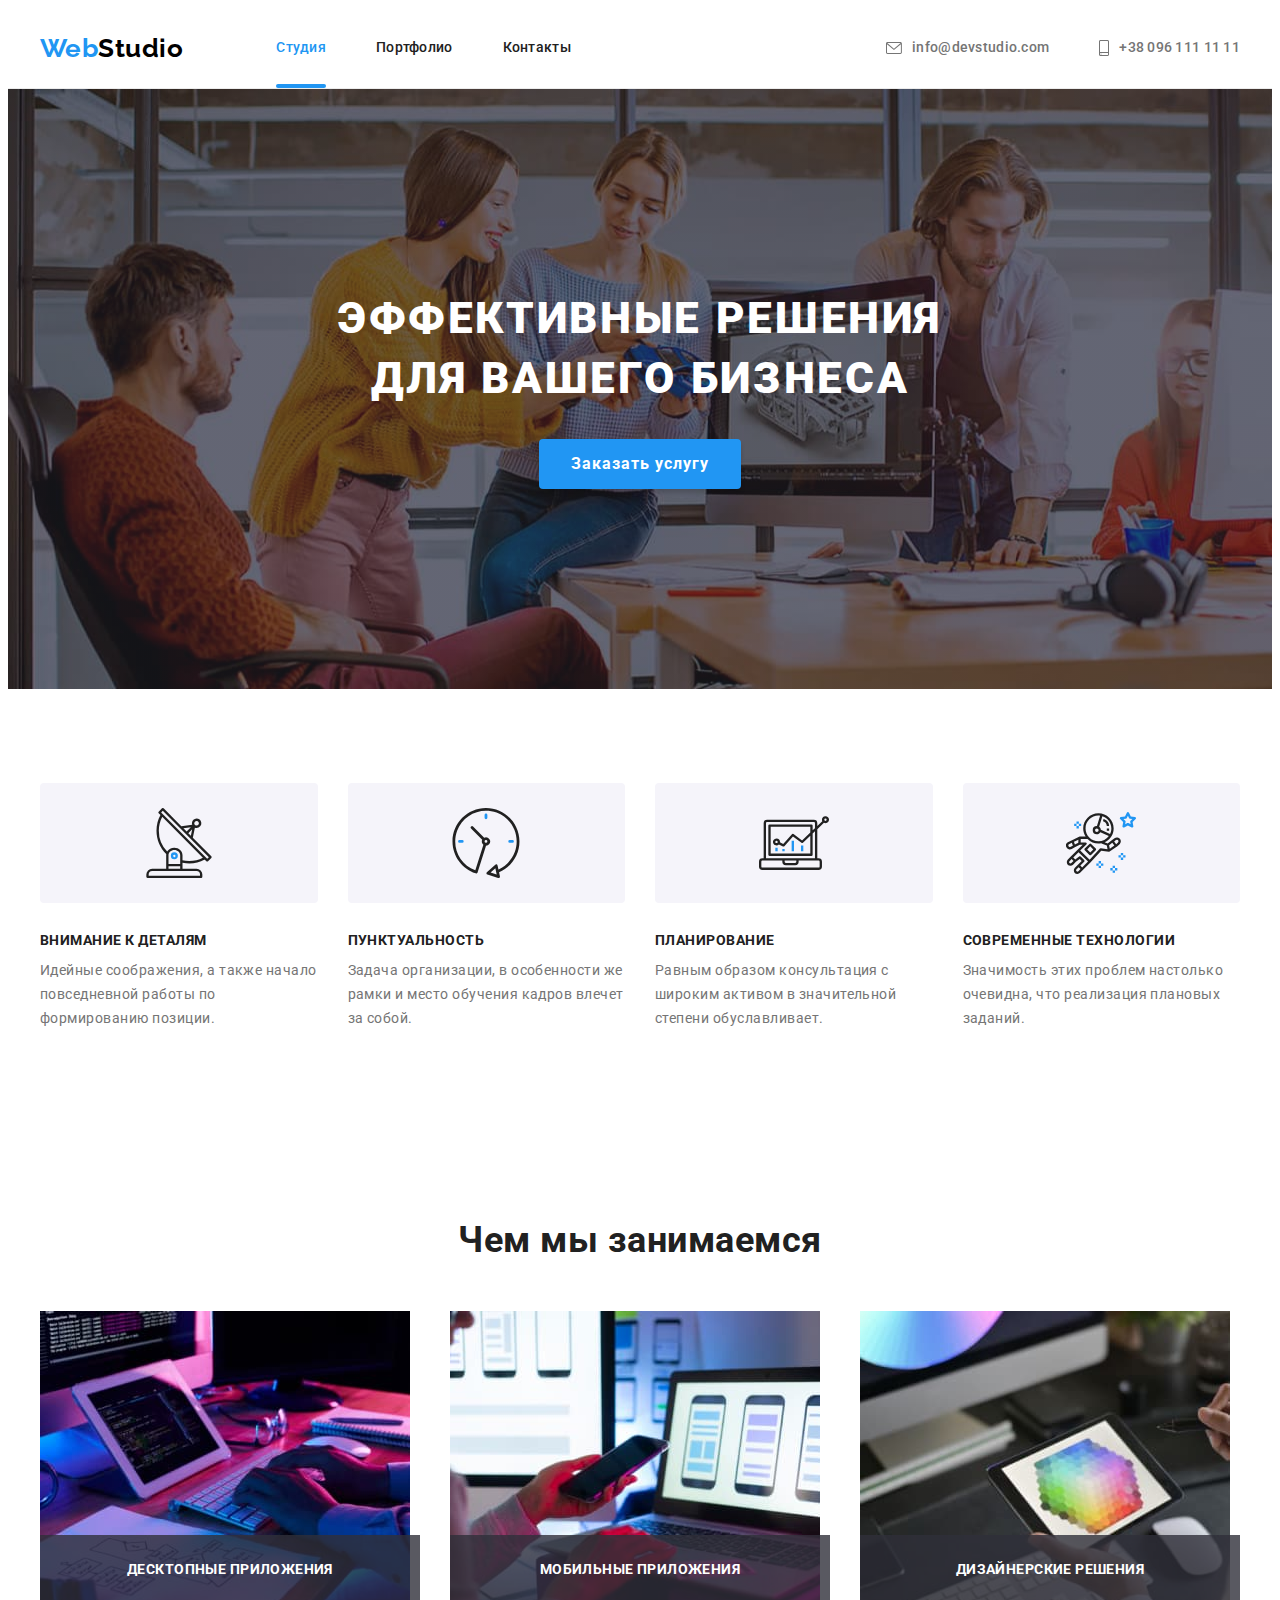
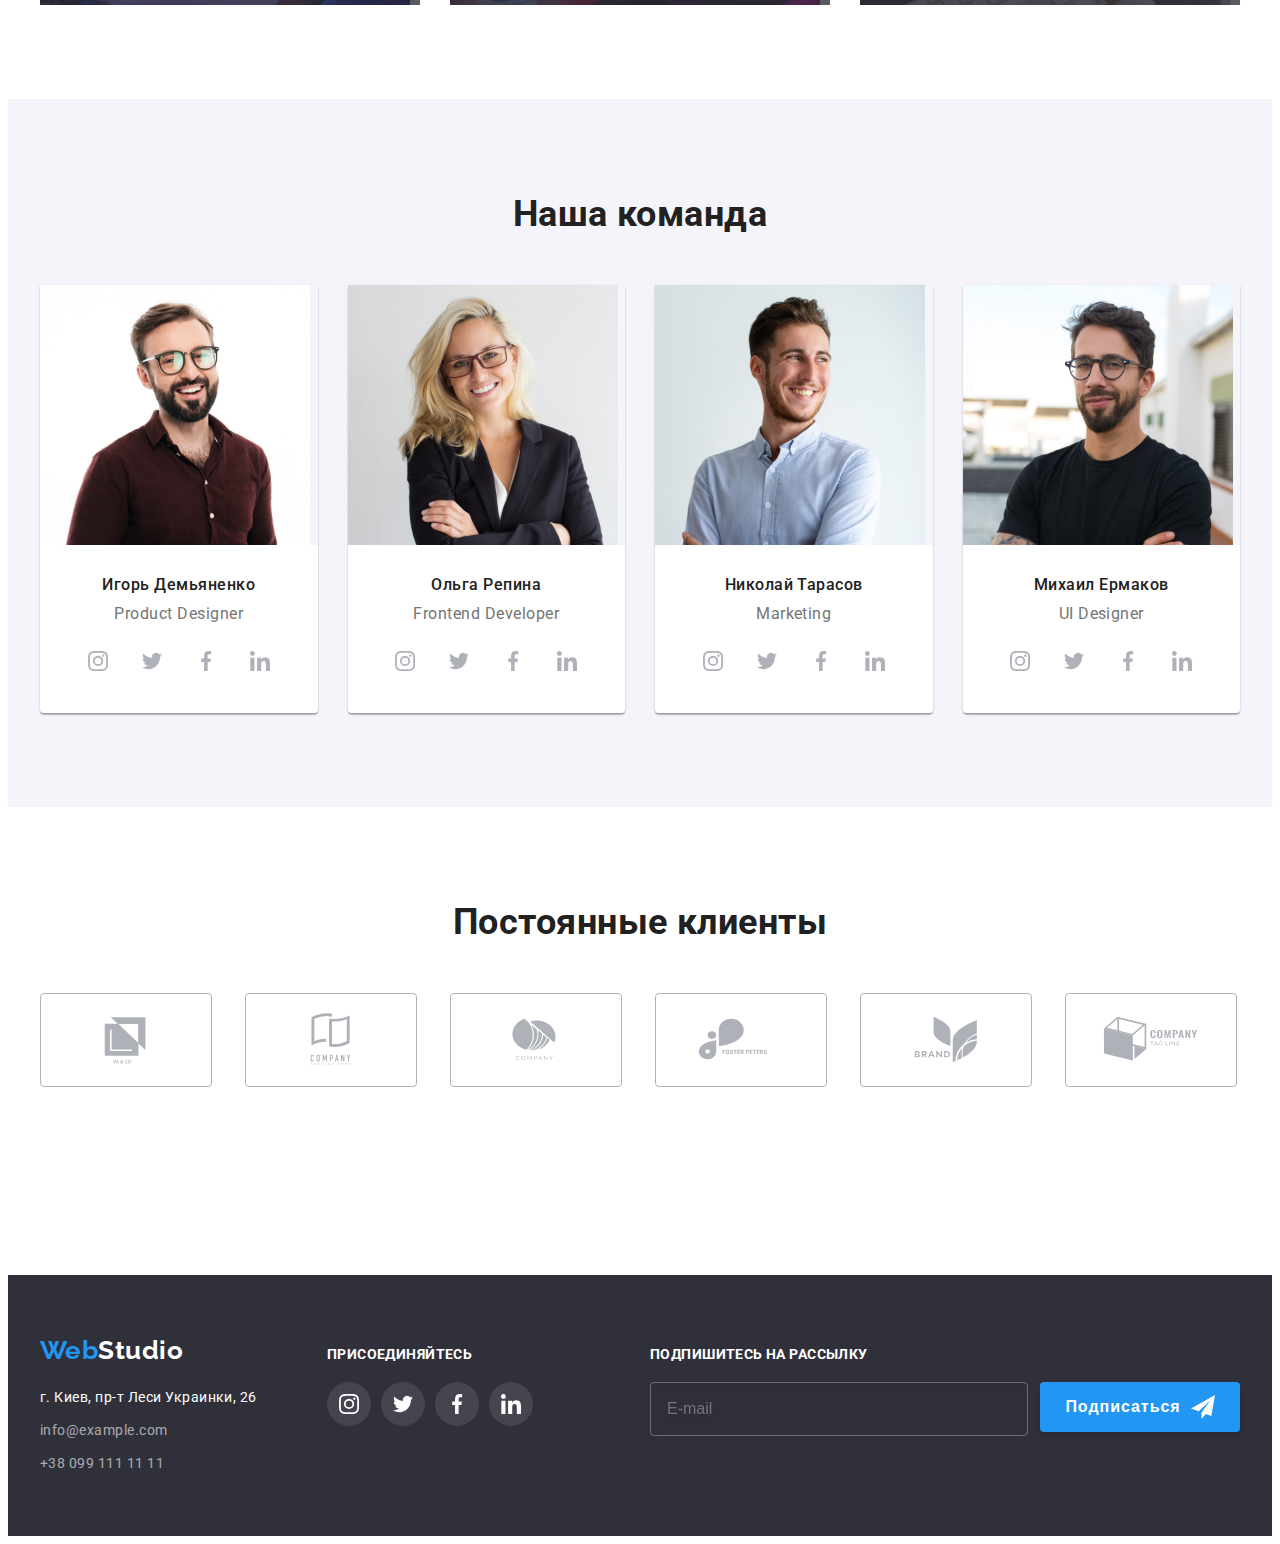
<file: index.html>
<!DOCTYPE html>
<html lang="ru">

<head>
    <meta charset="UTF-8">
    <meta http-equiv="X-UA-Compatible" content="IE=edge">
    <meta name="viewport" content="width=device-width, initial-scale=1.0">
    <link rel="preconnect" href="https://fonts.googleapis.com">
    <link rel="preconnect" href="https://fonts.gstatic.com" crossorigin>
    <link
        href="https://fonts.googleapis.com/css2?family=Raleway:wght@700&family=Roboto:wght@400;500;700;900&display=swap"
        rel="stylesheet">
    <link rel="stylesheet" href="https://cdnjs.cloudflare.com/ajax/libs/modern-normalize/1.1.0/modern-normalize.min.css"
        integrity="sha512-wpPYUAdjBVSE4KJnH1VR1HeZfpl1ub8YT/NKx4PuQ5NmX2tKuGu6U/JRp5y+Y8XG2tV+wKQpNHVUX03MfMFn9Q=="
        crossorigin="anonymous" referrerpolicy="no-referrer" />
    <link rel="stylesheet" href="./css/styles.css">
    <title>WebStudio</title>
</head>

<body>

    <!-- Шапка сайту -->
    <header class="main-header">
        <div class="container nav-header">
            <nav class="main-nav">
                <a href="./" lang="en" class="logo decoration margin-logo"><span class="accent">Web</span>Studio</a>
                <ul class="site-nav list">
                    <li class="item"><a href="./index.html" class="link current decoration">Студия</a></li>
                    <li class="item"><a href="./portfolio.html" class="link decoration">Портфолио</a></li>
                    <li class="item"><a href="" class="link decoration">Контакты</a></li>
                </ul>
            </nav>
            <ul class="contact-nav list">
                <li class="item">
                    <a href="mailto:info@devstudio.com" class="link decoration">
                        <svg width="16" height="12" class="contact-icon">
                            <use href="./images/icons.svg#envelope"></use>
                        </svg>
                        info@devstudio.com
                    </a>
                </li>
                <li class="item">
                    <a href="tel:+380961111111" class="link decoration">
                        <svg width="10" height="16" class="contact-icon">
                            <use href="./images/icons.svg#smartphone"></use>
                        </svg>
                        +38 096 111 11 11
                    </a>
                </li>
            </ul>
        </div>
    </header>

    <main>
        <!-- Герой -->
        <section class="hero">
            <div class="container">
                <h1 class="hero-title">Эффективные решения для вашего бизнеса</h1>
                <button type="button" class="btn primari" data-modal-open>Заказать услугу</button>
            </div>
        </section>

        <!-- Основна частина -->
        <section class="section no-padding">
            <div class="container">
                <h2 style="display: none;" class="section-title none">Преимущества</h2>
                <ul class="section-items list no-margin">
                    <li class="item block">
                        <div class="icon-thumb">
                            <svg width="70" height="70">
                                <use href="./images/icons.svg#antenna"></use>
                            </svg>
                        </div>
                        <h3 class="title">Внимание к деталям</h3>
                        <p class="text">Идейные соображения, а также начало повседневной работы по формированию позиции.
                        </p>
                    </li>
                    <li class="item block">
                        <div class="icon-thumb">
                            <svg width="70" height="70">
                                <use href="./images/icons.svg#clock"></use>
                            </svg>
                        </div>
                        <h3 class="title">Пунктуальность</h3>
                        <p class="text">Задача организации, в особенности же рамки и место обучения кадров влечет за
                            собой.
                        </p>
                    </li>
                    <li class="item block">
                        <div class="icon-thumb">
                            <svg width="70" height="70">
                                <use href="./images/icons.svg#diagram"></use>
                            </svg>
                        </div>
                        <h3 class="title">Планирование</h3>
                        <p class="text">Равным образом консультация с широким активом в значительной степени
                            обуславливает.
                        </p>
                    </li>
                    <li class="item block">
                        <div class="icon-thumb">
                            <svg width="70" height="70">
                                <use href="./images/icons.svg#astronaut"></use>
                            </svg>
                        </div>
                        <h3 class="title">Современные технологии</h3>
                        <p class="text">Значимость этих проблем настолько очевидна, что реализация плановых заданий.</p>
                    </li>
                </ul>
            </div>
        </section>
        <section class="section">
            <section class="section">
                <div class="container">
                    <h2 class="section-title">Чем мы занимаемся</h2>
                    <ul class="section-items list">
                        <li class="item"><a href="">
                            <img src="./images/box-1.jpg" alt="Набирає команду" width="370"></a>
                                <h3 class="practic__img-title">Десктопные приложения</h3>
                        </li>
                        <li class="item"><a href="">
                            <img src="./images/box-2.jpg" alt="Переглядає дизайн" width="370"></a>
                                <h3 class="practic__img-title">Мобильные приложения</h3>
                        </li>
                        <li class="item"><a href="">
                            <img src="./images/box-3.jpg" alt="Розглядає палітру кольорів" width="370"></a>
                                <h3 class="practic__img-title">Дизайнерские решения</h3>
                        </li>
                    </ul>
                </div>
            </section>
        <!-- Команда -->
        <section class="section bg-color">
            <div class="container">
                <h2 class="section-title">Наша команда</h2>
                <ul class="section-items list shadow">
                    <li class="item block">
                        <div class="card-thumb">
                            <img src="./images/team-card-1.jpg" alt="чоловік" width="270">
                        </div>
                        <div class="card-content">
                            <h3 class="name">Игорь Демьяненко</h3>
                            <p class="text desc">Product Designer</p>
                            <ul class="icon-social list">
                                <li class="item">
                                    <a href="https://www.instagram.com" target="_blank" rel="noopener noreferrer"
                                        class="social-link">
                                        <svg width="20" height="20" class="icon">
                                            <use href="./images/icons.svg#instagram"></use>
                                        </svg>
                                    </a>
                                </li>
                                <li class="item">
                                    <a href="https://twitter.com" target="_blank" rel="noopener noreferrer"
                                        class="social-link">
                                        <svg width="20" height="20" class="icon">
                                            <use href="./images/icons.svg#twitter"></use>
                                        </svg>
                                    </a>
                                </li>
                                <li class="item">
                                    <a href="https://facebook.com" target="_blank" rel="noopener noreferrer"
                                        class="social-link">
                                        <svg width="20" height="20" class="icon">
                                            <use href="./images/icons.svg#facebook"></use>
                                        </svg>
                                    </a>
                                </li>
                                <li class="item">
                                    <a href="https://www.linkedin.com" target="_blank" rel="noopener noreferrer"
                                        class="social-link">
                                        <svg width="20" height="20" class="icon">
                                            <use href="./images/icons.svg#linkedin"></use>
                                        </svg>
                                    </a>
                                </li>
                            </ul>
                        </div>
                    </li>
                    <li class="item block">
                        <div class="card-thumb">
                            <img src="./images/team-card-2.jpg" alt="жінка" width="270">
                        </div>
                        <div class="card-content">
                            <h3 class="name">Ольга Репина</h3>
                            <p class="text desc">Frontend Developer</p>
                            <ul class="icon-social list">
                                <li class="item">
                                    <a href="https://www.instagram.com" target="_blank" rel="noopener noreferrer"
                                        class="social-link">
                                        <svg width="20" height="20" class="icon">
                                            <use href="./images/icons.svg#instagram"></use>
                                        </svg>
                                    </a>
                                </li>
                                <li class="item">
                                    <a href="https://twitter.com" target="_blank" rel="noopener noreferrer"
                                        class="social-link">
                                        <svg width="20" height="20" class="icon">
                                            <use href="./images/icons.svg#twitter"></use>
                                        </svg>
                                    </a>
                                </li>
                                <li class="item">
                                    <a href="https://facebook.com" target="_blank" rel="noopener noreferrer"
                                        class="social-link">
                                        <svg width="20" height="20" class="icon">
                                            <use href="./images/icons.svg#facebook"></use>
                                        </svg>
                                    </a>
                                </li>
                                <li class="item">
                                    <a href="https://www.linkedin.com" target="_blank" rel="noopener noreferrer"
                                        class="social-link">
                                        <svg width="20" height="20" class="icon">
                                            <use href="./images/icons.svg#linkedin"></use>
                                        </svg>
                                    </a>
                                </li>
                            </ul>
                        </div>
                    </li>
                    <li class="item block">
                        <div class="card-thumb">
                            <img src="./images/team-card-3.jpg" alt="чоловік" width="270">
                        </div>
                        <div class="card-content">
                            <h3 class="name">Николай Тарасов</h3>
                            <p class="text desc">Marketing</p>
                            <ul class="icon-social list">
                                <li class="item">
                                    <a href="https://www.instagram.com" target="_blank" rel="noopener noreferrer"
                                        class="social-link">
                                        <svg width="20" height="20" class="icon">
                                            <use href="./images/icons.svg#instagram"></use>
                                        </svg>
                                    </a>
                                </li>
                                <li class="item">
                                    <a href="https://twitter.com" target="_blank" rel="noopener noreferrer"
                                        class="social-link">
                                        <svg width="20" height="20" class="icon">
                                            <use href="./images/icons.svg#twitter"></use>
                                        </svg>
                                    </a>
                                </li>
                                <li class="item">
                                    <a href="https://facebook.com" target="_blank" rel="noopener noreferrer"
                                        class="social-link">
                                        <svg width="20" height="20" class="icon">
                                            <use href="./images/icons.svg#facebook"></use>
                                        </svg>
                                    </a>
                                </li>
                                <li class="item">
                                    <a href="https://www.linkedin.com" target="_blank" rel="noopener noreferrer"
                                        class="social-link">
                                        <svg width="20" height="20" class="icon">
                                            <use href="./images/icons.svg#linkedin"></use>
                                        </svg>
                                    </a>
                                </li>
                            </ul>
                        </div>
                    </li>
                    <li class="item block">
                        <div class="card-thumb">
                            <img src="./images/team-card-4.jpg" alt="чоловік" width="270">
                        </div>
                        <div class="card-content">
                            <h3 class="name">Михаил Ермаков</h3>
                            <p class="text desc">UI Designer</p>
                            <ul class="icon-social list">
                                <li class="item">
                                    <a href="https://www.instagram.com" target="_blank" rel="noopener noreferrer"
                                        class="social-link">
                                        <svg width="20" height="20" class="icon">
                                            <use href="./images/icons.svg#instagram"></use>
                                        </svg>
                                    </a>
                                </li>
                                <li class="item">
                                    <a href="https://twitter.com" target="_blank" rel="noopener noreferrer"
                                        class="social-link">
                                        <svg width="20" height="20" class="icon">
                                            <use href="./images/icons.svg#twitter"></use>
                                        </svg>
                                    </a>
                                </li>
                                <li class="item">
                                    <a href="https://facebook.com" target="_blank" rel="noopener noreferrer"
                                        class="social-link">
                                        <svg width="20" height="20" class="icon">
                                            <use href="./images/icons.svg#facebook"></use>
                                        </svg>
                                    </a>
                                </li>
                                <li class="item">
                                    <a href="https://www.linkedin.com" target="_blank" rel="noopener noreferrer"
                                        class="social-link">
                                        <svg width="20" height="20" class="icon">
                                            <use href="./images/icons.svg#linkedin"></use>
                                        </svg>
                                    </a>
                                </li>
                            </ul>
                        </div>
                    </li>
                </ul>
            </div>
        </section>

        <!-- Клієнти -->
        <section class="section">
            <div class="container client">
                <h2 class="client-title">Постоянные клиенты</h2>
                <ul class="client-items list">
                    <li class="client-item">
                        <a href="" class="link">
                            <svg width="106" height="60" class="icon">
                                <use href="./images/icons.svg#company-1"></use>
                            </svg>
                        </a>
                    </li>
                    <li class="client-item">
                        <a href="" class="link">
                            <svg width="106" height="60" class="icon">
                                <use href="./images/icons.svg#company-2"></use>
                            </svg>
                        </a>
                    </li>
                    <li class="client-item">
                        <a href="" class="link">
                            <svg width="106" height="60" class="icon">
                                <use href="./images/icons.svg#company-3"></use>
                            </svg>
                        </a>
                    </li>
                    <li class="client-item">
                        <a href="" class="link">
                            <svg width="106" height="60" class="icon">
                                <use href="./images/icons.svg#company-4"></use>
                            </svg>
                        </a>
                    </li>
                    <li class="client-item">
                        <a href="" class="link">
                            <svg width="106" height="60" class="icon">
                                <use href="./images/icons.svg#company-5"></use>
                            </svg>
                        </a>
                    </li>
                    <li class="client-item">
                        <a href="" class="link">
                            <svg width="106" height="60" class="icon">
                                <use href="./images/icons.svg#company-6"></use>
                            </svg>
                        </a>
                    </li>
                </ul>
            </div>
        </section>
    </main>

    <!-- Підвал -->
    <footer>
        <div class="container primari-footer">

            <!-- Адрес -->
            <div class="container-address">
                <a href="./" lang="en" class="logo white decoration"><span class="accent">Web</span>Studio</a>
                <address class="address">
                    <ul class="address-items list">
                        <li class="item"><a href="https://goo.gl/maps/qfHzh91Hibz9nCDFA" target="_blank"
                                rel="noopener noreferrer" class=" link decoration physical">г. Киев, пр-т Леси
                                Украинки,
                                26</a></li>
                        <li class="item"><a href="mailto:info@example.com" class="link decoration">info@example.com</a>
                        </li>
                        <li class="item"><a href="tel:+380991111111" class="link decoration">+38 099 111 11 11</a>
                        </li>
                    </ul>
                </address>
            </div>

            <!-- Приєднуйтесь -->
            <section class="social">
                <h3 class="social-title">присоединяйтесь</h3>
                <ul class="icon-social list">
                    <li class="item">
                        <a href="https://www.instagram.com" target="_blank" rel="noopener noreferrer"
                            class="social-link">
                            <svg width="20" height="20" class="icon">
                                <use href="./images/icons.svg#instagram"></use>
                            </svg>
                        </a>
                    </li>
                    <li class="item">
                        <a href="https://twitter.com" target="_blank" rel="noopener noreferrer" class="social-link">
                            <svg width="20" height="20" class="icon">
                                <use href="./images/icons.svg#twitter"></use>
                            </svg>
                        </a>
                    </li>
                    <li class="item">
                        <a href="https://facebook.com" target="_blank" rel="noopener noreferrer" class="social-link">
                            <svg width="20" height="20" class="icon">
                                <use href="./images/icons.svg#facebook"></use>
                            </svg>
                        </a>
                    </li>
                    <li class="item">
                        <a href="https://www.linkedin.com" target="_blank" rel="noopener noreferrer"
                            class="social-link">
                            <svg width="20" height="20" class="icon">
                                <use href="./images/icons.svg#linkedin"></use>
                            </svg>
                        </a>
                    </li>
                </ul>
            </section>

            <!-- Форма підписки -->
            <section class="subscription">
                <h3 class="subscription-title">Подпишитесь на рассылку</h3>
                <form class="subscription-form">
                    <label class="subscription-label">
                        <input type="email" name="mail" placeholder="E-mail" class="subscription-input">
                    </label>
                    <button type="submit" class="btn form-btn">Подписаться
                        <svg width="24px" height="24px" class="subscription-icon">
                            <use href="./images/icons.svg#send"></use>
                        </svg>
                    </button>
                </form>
            </section>
        </div>

    </footer>

    <!-- Модальне вікно -->
    <div class="backdrop is-hidden" data-modal>
        <div class="modal">
            <button type="button" class="btn-closed" data-modal-close>
                <svg width="18" height="18" class="closed-icon">
                    <use href="./images/icons.svg#close"></use>
                </svg>
            </button>

            <!-- Форма -->

            <form class="form-sign">
                <p class="form-title">Оставьте свои данные, мы вам перезвоним</p>
                <div class="form-field">
                    <label class="form-label">
                        <span class="form-text">Имя</span>
                        <input type="text" name="name" class="form-input">
                        <!-- <span class="form-icon"></span> -->
                        <svg width="18" height="18px" class="form-icon">
                            <use href="./images/icons.svg#person"></use>
                        </svg>
                    </label>
                </div>
                <div class="form-field">
                    <label class="form-label">
                        <span class="form-text">Телефон</span>
                        <input type="tel" name="tel" class="form-input">
                        <svg width="18" height="18px" class="form-icon">
                            <use href="./images/icons.svg#phone"></use>
                        </svg>
                    </label>
                </div>
                <div class="form-field">
                    <label class="form-label">
                        <span class="form-text">Почта</span>
                        <input type="email" name="mail" class="form-input">
                        <svg width="18" height="18px" class="form-icon">
                            <use href="./images/icons.svg#email"></use>
                        </svg>
                    </label>
                </div>
                <div class="form-field margin">
                    <label class="form-label">
                        <span class="form-text">Комментарий</span>
                        <textarea name="feedback" rows="5" placeholder="Введите текст" class="form-comment"></textarea>
                    </label>
                </div>
                <div class="form-field-check">
                    <label class="form-label-check">
                        <input type="checkbox" name="license" class="form-input-check">
                        <span class="check-box"></span>
                        <span class="form-text-check">Соглашаюсь с рассылкой и принимаю <a href=""
                                class="form-link-check">Условия
                                договора</a></span>
                    </label>
                </div>
                <button type="submit" class="btn form-btn">Отправить</button>
            </form>
        </div>
    </div>

    <script src="./js/modal.js"></script>

</body>

</html>
</file>
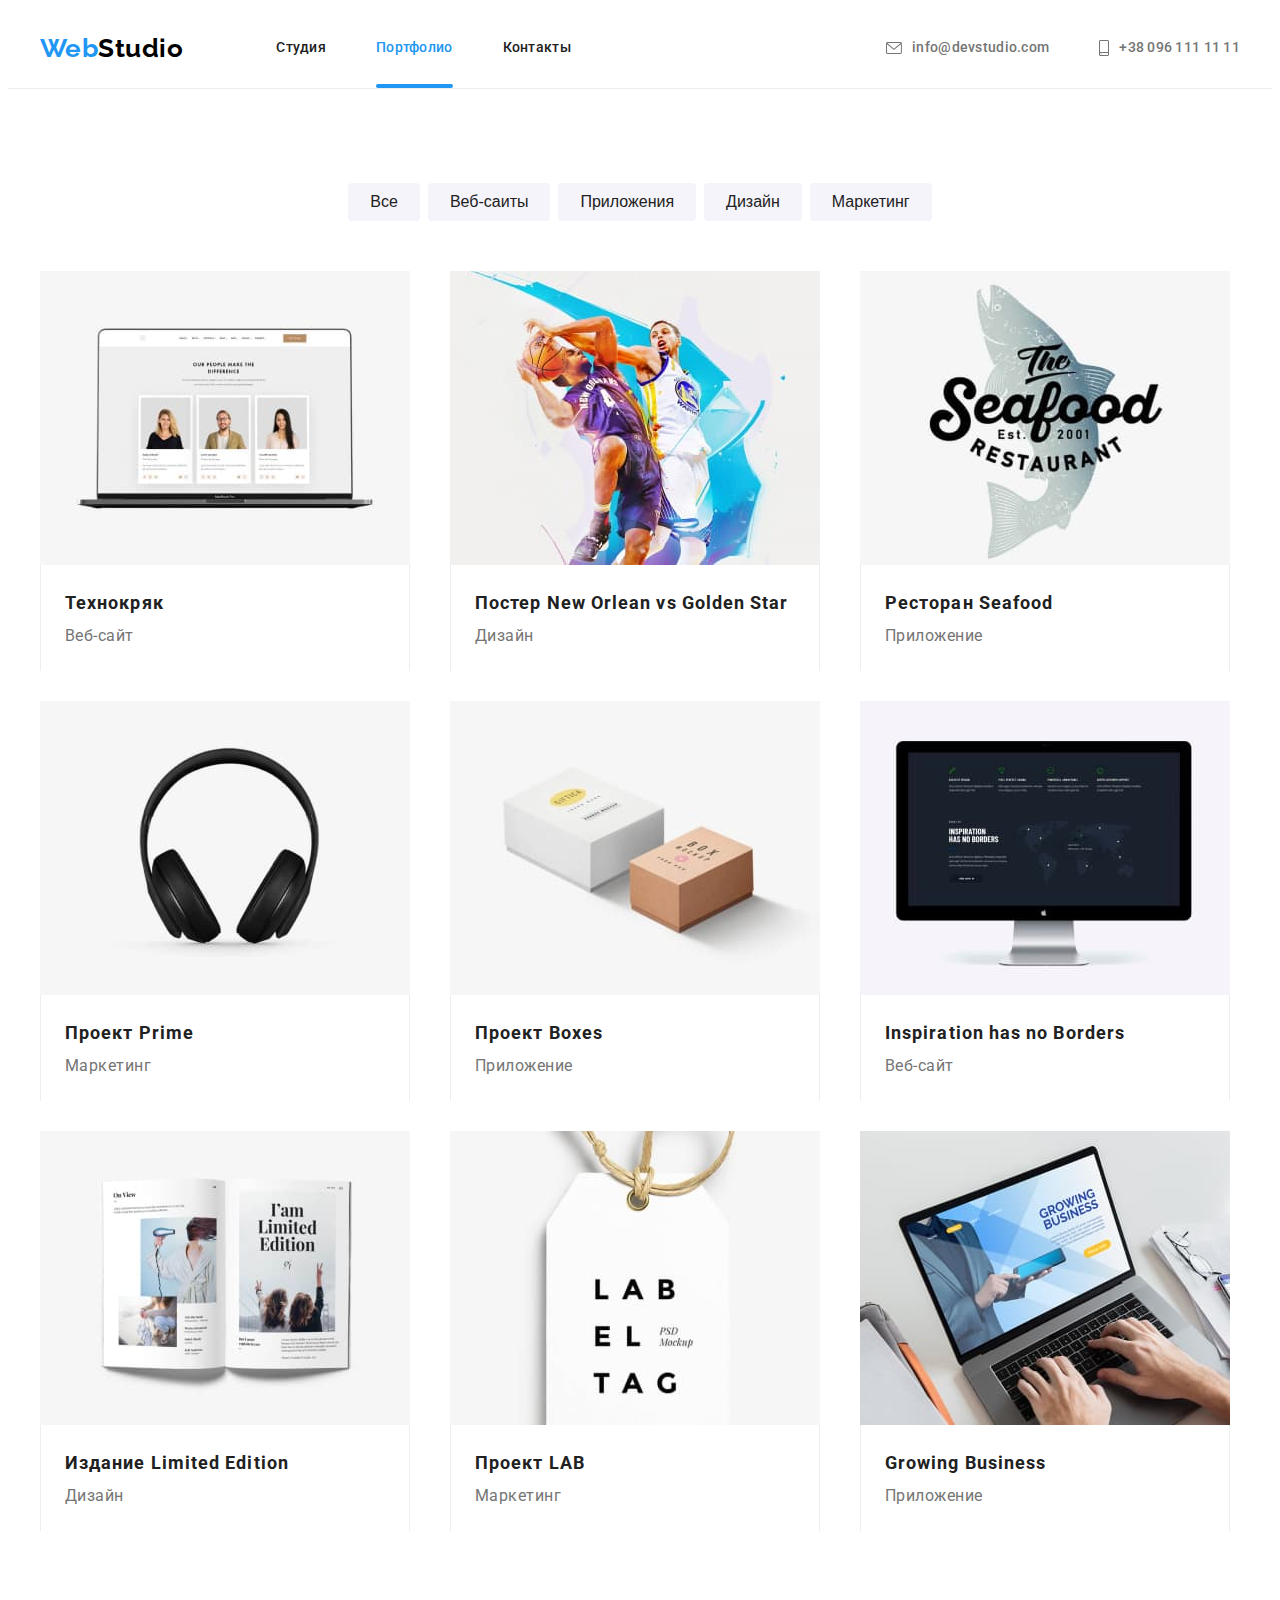
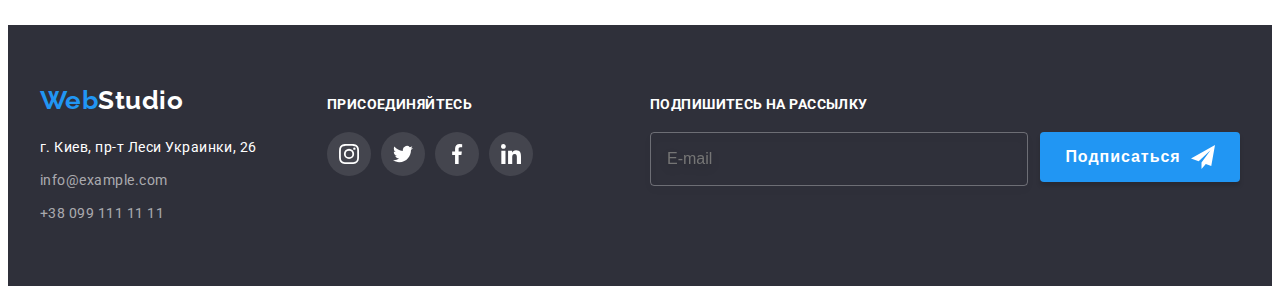
<file: portfolio.html>
<!DOCTYPE html>
<html lang="ru">

<head>
    <meta charset="UTF-8">
    <meta http-equiv="X-UA-Compatible" content="IE=edge">
    <meta name="viewport" content="width=device-width, initial-scale=1.0">
    <link rel="preconnect" href="https://fonts.googleapis.com">
    <link rel="preconnect" href="https://fonts.gstatic.com" crossorigin>
    <link
        href="https://fonts.googleapis.com/css2?family=Raleway:wght@700&family=Roboto:wght@400;500;700;900&display=swap"
        rel="stylesheet">
    <link rel="stylesheet" href="https://cdnjs.cloudflare.com/ajax/libs/modern-normalize/1.1.0/modern-normalize.min.css"
        integrity="sha512-wpPYUAdjBVSE4KJnH1VR1HeZfpl1ub8YT/NKx4PuQ5NmX2tKuGu6U/JRp5y+Y8XG2tV+wKQpNHVUX03MfMFn9Q=="
        crossorigin="anonymous" referrerpolicy="no-referrer" />
    <link rel="stylesheet" href="./css/styles.css">
    <title>WebStudio - Портфолио</title>
</head>

<body>

    <!-- Шапка сайту -->
    <header class="main-header">
        <div class="container nav-header">
            <nav class="main-nav">
                <a href="./" lang="en" class="logo decoration margin-logo"><span class="accent">Web</span>Studio</a>
                <ul class="site-nav list">
                    <li class="item"><a href="./index.html" class="link decoration">Студия</a></li>
                    <li class="item"><a href="./portfolio.html" class="link current decoration">Портфолио</a></li>
                    <li class="item"><a href="" class="link decoration">Контакты</a></li>
                </ul>
            </nav>
            <ul class="contact-nav list">
                <li class="item">
                    <a href="mailto:info@devstudio.com" class="link decoration">
                        <svg width="16" height="12" class="contact-icon">
                            <use href="./images/icons.svg#envelope"></use>
                        </svg>
                        info@devstudio.com
                    </a>
                </li>
                <li class="item">
                    <a href="tel:+380961111111" class="link decoration">
                        <svg width="10" height="16" class="contact-icon">
                            <use href="./images/icons.svg#smartphone"></use>
                        </svg>
                        +38 096 111 11 11
                    </a>
                </li>
            </ul>
        </div>
    </header>

    <!-- Портфоліо -->
    <main>
        <section class="section">
            <div class="container">
                <h1 style="display: none;">Приклади робіт</h1>

                <!-- Фільтр -->
                <ul class="list work-filter">
                    <li class="item"><button type="button" class="btn secondary">Все</button></li>
                    <li class="item"><button type="button" class="btn secondary">Веб-саиты</button></li>
                    <li class="item"><button type="button" class="btn secondary">Приложения</button></li>
                    <li class="item"><button type="button" class="btn secondary">Дизайн</button></li>
                    <li class="item"><button type="button" class="btn secondary">Маркетинг</button></li>
                </ul>

                <!-- Роботи -->
                <ul class="work list">
                    <li class="item">
                        <a href="" class="link decoration">
                            <div class="card-thumb">
                                <img src="./images/tehnocrack.jpg" alt="Пример работы" width="370">
                                <div class="overlay">
                                    <p class="pre-text">
                                        Ресурс предлагает комплексные предложения с разным уровнем функционала и
                                        сервисов.
                                        Все это позволит посетителю
                                        получить
                                        исчерпывающие сведения <br>о компании или частном лице.
                                    </p>
                                </div>
                            </div>
                            <div class="card-content">
                                <h2 class="title">Технокряк</h2>
                                <p class="text">Веб-сайт</p>
                            </div>
                        </a>
                    </li>
                    <li class="item">
                        <a href="" class="link decoration">
                            <div class="card-thumb">
                                <img src="./images/New-Orlean-vs-Golden-Star.jpg" alt="Пример работы" width="370">
                                <div class="overlay">
                                    <p class="pre-text">
                                        Ресурс предлагает комплексные предложения с разным уровнем функционала и
                                        сервисов.
                                        Все это позволит посетителю
                                        получить
                                        исчерпывающие сведения <br>о компании или частном лице.
                                    </p>
                                </div>
                            </div>
                            <div class="card-content">
                                <h2 class="title">Постер New Orlean vs Golden Star</h2>
                                <p class="text">Дизайн</p>
                            </div>
                        </a>
                    </li>
                    <li class="item">
                        <a href="" class="link decoration">
                            <div class="card-thumb">
                                <img src="./images/restaurant-seafood.jpg" alt="Пример работы" width="370">
                                <div class="overlay">
                                    <p class="pre-text">
                                        Ресурс предлагает комплексные предложения с разным уровнем функционала и
                                        сервисов.
                                        Все это позволит посетителю
                                        получить
                                        исчерпывающие сведения <br>о компании или частном лице.
                                    </p>
                                </div>
                            </div>
                            <div class="card-content">
                                <h2 class="title">Ресторан Seafood</h2>
                                <p class="text">Приложение</p>
                            </div>
                        </a>
                    </li>
                    <li class="item">
                        <a href="" class="link decoration">
                            <div class="card-thumb">
                                <img src="./images/project-prime.jpg" alt="Пример работы" width="370">
                                <div class="overlay">
                                    <p class="pre-text">
                                        Ресурс предлагает комплексные предложения с разным уровнем функционала и
                                        сервисов.
                                        Все это позволит посетителю
                                        получить
                                        исчерпывающие сведения <br>о компании или частном лице.
                                    </p>
                                </div>
                            </div>
                            <div class="card-content">
                                <h2 class="title">Проект Prime</h2>
                                <p class="text">Маркетинг</p>
                            </div>
                        </a>
                    </li>
                    <li class="item">
                        <a href="" class="link decoration">
                            <div class="card-thumb">
                                <img src="./images/project-boxes.jpg" alt="Пример работы" width="370">
                                <div class="overlay">
                                    <p class="pre-text">
                                        Ресурс предлагает комплексные предложения с разным уровнем функционала и
                                        сервисов.
                                        Все это позволит посетителю
                                        получить
                                        исчерпывающие сведения <br>о компании или частном лице.
                                    </p>
                                </div>
                            </div>
                            <div class="card-content">
                                <h2 class="title">Проект Boxes</h2>
                                <p class="text">Приложение</p>
                            </div>
                        </a>
                    </li>
                    <li class="item">
                        <a href="" class="link decoration">
                            <div class="card-thumb">
                                <img src="./images/inspirations-has-no-borders.jpg" alt="Пример работы" width="370">
                                <div class="overlay">
                                    <p class="pre-text">
                                        Ресурс предлагает комплексные предложения с разным уровнем функционала и
                                        сервисов.
                                        Все это позволит посетителю
                                        получить
                                        исчерпывающие сведения <br>о компании или частном лице.
                                    </p>
                                </div>
                            </div>
                            <div class="card-content">
                                <h2 class="title">Inspiration has no Borders</h2>
                                <p class="text">Веб-сайт</p>
                            </div>
                        </a>
                    </li>
                    <li class="item">
                        <a href="" class="link decoration">
                            <div class="card-thumb">
                                <img src="./images/limited-edition.jpg" alt="Пример работы" width="370">
                                <div class="overlay">
                                    <p class="pre-text">
                                        Ресурс предлагает комплексные предложения с разным уровнем функционала и
                                        сервисов.
                                        Все это позволит посетителю
                                        получить
                                        исчерпывающие сведения <br>о компании или частном лице.
                                    </p>
                                </div>
                            </div>
                            <div class="card-content">
                                <h2 class="title">Издание Limited Edition</h2>
                                <p class="text">Дизайн</p>
                            </div>
                        </a>
                    </li>
                    <li class="item">
                        <a href="" class="link decoration">
                            <div class="card-thumb">
                                <img src="./images/project-lab.jpg" alt="Пример работы" width="370">
                                <div class="overlay">
                                    <p class="pre-text">
                                        Ресурс предлагает комплексные предложения с разным уровнем функционала и
                                        сервисов.
                                        Все это позволит посетителю
                                        получить
                                        исчерпывающие сведения <br>о компании или частном лице.
                                    </p>
                                </div>
                            </div>
                            <div class="card-content">
                                <h2 class="title">Проект LAB</h2>
                                <p class="text">Маркетинг</p>
                            </div>
                        </a>
                    </li>
                    <li class="item">
                        <a href="" class="link decoration">
                            <div class="card-thumb">
                                <img src="./images/growing-business.jpg" alt="Пример работы" width="370">
                                <div class="overlay">
                                    <p class="pre-text">
                                        Ресурс предлагает комплексные предложения с разным уровнем функционала и
                                        сервисов.
                                        Все это позволит посетителю
                                        получить
                                        исчерпывающие сведения <br>о компании или частном лице.
                                    </p>
                                </div>
                            </div>
                            <div class="card-content">
                                <h2 class="title">Growing Business</h2>
                                <p class="text">Приложение</p>
                            </div>
                        </a>
                    </li>
                </ul>
            </div>
        </section>
    </main>

    <!-- Підвал -->
    <footer>
        <div class="container primari-footer">

            <!-- Адрес -->
            <div class="container-address">
                <a href="./" lang="en" class="logo white decoration"><span class="accent">Web</span>Studio</a>
                <address class="address">
                    <ul class="address-items list">
                        <li class="item"><a href="https://goo.gl/maps/qfHzh91Hibz9nCDFA" target="_blank"
                                rel="noopener noreferrer" class=" link decoration physical">г. Киев, пр-т Леси
                                Украинки,
                                26</a></li>
                        <li class="item"><a href="mailto:info@example.com" class="link decoration">info@example.com</a>
                        </li>
                        <li class="item"><a href="tel:+380991111111" class="link decoration">+38 099 111 11 11</a>
                        </li>
                    </ul>
                </address>
            </div>

            <!-- Приєднуйтесь -->
            <section class="social">
                <h3 class="social-title">присоединяйтесь</h3>
                <ul class="icon-social list">
                    <li class="item">
                        <a href="https://www.instagram.com" target="_blank" rel="noopener noreferrer"
                            class="social-link">
                            <svg width="20" height="20" class="icon">
                                <use href="./images/icons.svg#instagram"></use>
                            </svg>
                        </a>
                    </li>
                    <li class="item">
                        <a href="https://twitter.com" target="_blank" rel="noopener noreferrer" class="social-link">
                            <svg width="20" height="20" class="icon">
                                <use href="./images/icons.svg#twitter"></use>
                            </svg>
                        </a>
                    </li>
                    <li class="item">
                        <a href="https://facebook.com" target="_blank" rel="noopener noreferrer" class="social-link">
                            <svg width="20" height="20" class="icon">
                                <use href="./images/icons.svg#facebook"></use>
                            </svg>
                        </a>
                    </li>
                    <li class="item">
                        <a href="https://www.linkedin.com" target="_blank" rel="noopener noreferrer"
                            class="social-link">
                            <svg width="20" height="20" class="icon">
                                <use href="./images/icons.svg#linkedin"></use>
                            </svg>
                        </a>
                    </li>
                </ul>
            </section>

            <!-- Форма підписки -->
            <section class="subscription">
                <h3 class="subscription-title">Подпишитесь на рассылку</h3>
                <form class="subscription-form">
                    <label class="subscription-label">
                        <input type="email" name="mail" placeholder="E-mail" class="subscription-input">
                    </label>
                    <button type="submit" class="btn form-btn">Подписаться
                        <svg width="24px" height="24px" class="subscription-icon">
                            <use href="./images/icons.svg#send"></use>
                        </svg>
                    </button>
                </form>
            </section>
        </div>

    </footer>

</body>

</html>
</file>
<file: css/styles.css>
:root {
  --primary-bg-color: #ffffff;
  --primary-text-color: #212121;
  --title-text-color: #757575;
  --accent-color: #2196f3;
  --btn-prymary-accent-color: #188ce8;
  --footer-bg-color: #2f303a;
  --text-logo-color: #000000;
  --primary-btn-color: #f5f4fa;
  --primary-icon-color: #afb1b8;
  --card-shadow: 0px 1px 3px rgba(0, 0, 0, 0.12), 0px 1px 1px rgba(0, 0, 0, 0.14),
    0px 2px 1px rgba(0, 0, 0, 0.2);

  --work-shadow: 0px 1px 1px rgba(0, 0, 0, 0.12), 0px 4px 4px rgba(0, 0, 0, 0.06),
    1px 4px 6px rgba(0, 0, 0, 0.16);
  --card-set-gap: 30px;
  --section-padding: 94px;
  --border-work: 1px solid #eeeeee;
  --border-radius: 4px;
  --transition-animation: 250ms cubic-bezier(0.4, 0, 0.2, 1);
}

body {
  color: var(--primary-text-color);
  background-color: var(--primary-bg-color);

  font-family: Roboto, sans-serif;
  letter-spacing: 0.03em;
}

img {
  display: block;
  max-width: 100%;
  height: auto;
}

.container {
  margin-left: auto;
  margin-right: auto;
  width: 1200px;
  padding-left: 15px;
  padding-right: 15px;
}

.list {
  padding: 0;
  margin: 0;
  list-style: none;
}

.decoration {
  text-decoration: none;
}

.main-header {
  border-bottom: 1px solid #ececec;
}

.nav-header {
  display: flex;
  justify-content: space-between;
  align-items: center;
}

.main-nav {
  display: flex;
  align-items: center;
}

/* Логотип */

.logo {
  display: inline-block;

  color: var(--text-logo-color);
  font-family: Raleway, sans-serif;
  font-weight: 700;
  font-size: 26px;
  line-height: 1.19;
}

.logo > .accent {
  color: var(--accent-color);
}

.margin-logo {
  margin-right: 93px;
}

/* Навігація сайту */

.site-nav {
  display: flex;
}
.site-nav > .item {
  position: relative;
}

.site-nav > .item:not(:last-child) {
  margin-right: 50px;
}

.contact-nav .link,
.site-nav .link {
  padding-top: 32px;
  padding-bottom: 32px;
  font-weight: 500;
  font-size: 14px;
  line-height: 1.14;
  letter-spacing: 0.02em;
}

.site-nav .link {
  display: inline-block;
  color: var(--primary-text-color);

  transition: color var(--transition-animation);
}

.contact-nav .link {
  display: inline-flex;
  align-items: center;

  color: var(--title-text-color);

  transition: color var(--transition-animation);
}

.site-nav .link:hover,
.site-nav .link:focus,
.contact-nav .link:hover,
.contact-nav .link:focus {
  color: var(--accent-color);
}

.site-nav .link.current {
  color: var(--accent-color);
}

.site-nav .link.current::after {
  content: '';
  position: absolute;
  left: 0;
  bottom: 0;

  width: 100%;
  height: 4px;
  background-color: var(--accent-color);
  border-radius: 2px;
}

.contact-nav {
  display: flex;
}

.contact-nav > .item:not(:last-child) {
  margin-right: 50px;
}

.contact-icon {
  margin-right: 10px;
  fill: currentColor;
}

/* Герой */

.hero {
  display: flex;
  max-width: 1600px;
  padding: 200px 0px 200px 0px;
  margin-left: auto;
  margin-right: auto;
  align-items: center;

  background-color: #c4c4c4;
  background-image: linear-gradient(to right, rgba(47, 48, 58, 0.4), rgba(47, 48, 58, 0.4)),
    url(../images/hero.jpg);

  color: var(--primary-bg-color);
  text-align: center;
}

.hero-title {
  width: 700px;
  margin-top: 0;
  margin-bottom: var(--card-set-gap);
  margin-left: auto;
  margin-right: auto;

  font-weight: 900;
  font-size: 44px;
  line-height: 1.36;
  letter-spacing: 0.06em;
  text-transform: uppercase;
}

/* Секції */

.section {
  padding-top: var(--section-padding);
  padding-bottom: var(--section-padding);
}

.section.no-padding {
  padding-top: var(--section-padding);
  padding-bottom: 0;
}

.section.bg-color {
  background-color: var(--primary-btn-color);
}

.section-items.no-margin {
  margin-top: 0;
  margin-bottom: 0;
}

.section-items {
  display: flex;
  flex-wrap: wrap;
  margin-top: calc(-1 * var(--card-set-gap));
  margin-left: calc(-1 * var(--card-set-gap));
}

.section-items > .item {
  flex-basis: calc(100% / 3 - var(--card-set-gap));
  margin-top: var(--card-set-gap);
  margin-left: var(--card-set-gap);
}

.section-items > .item.block {
  flex-basis: calc(100% / 4 - var(--card-set-gap));
}

.section-items.no-margin > .item.block {
  margin-top: 0;
}

.icon-thumb {
  display: flex;
  height: 120px;
  margin-bottom: var(--card-set-gap);
  justify-content: center;
  align-items: center;

  background-color: var(--primary-btn-color);
  border-radius: 4px;
}

.section-title {
  margin-top: 0;
  margin-bottom: 50px;

  font-weight: 700;
  font-size: 36px;
  line-height: 1.17;
  text-align: center;
}

.section-items .title {
  margin-top: 0;
  margin-bottom: 10px;

  font-weight: 700;
  font-size: 14px;
  line-height: 1.14;
  text-transform: uppercase;
}

.section-items .text {
  margin-top: 0;
  margin-bottom: 0;

  color: var(--title-text-color);
  font-size: 14px;
  line-height: 1.71;
}

/* Команда */

.section-items.shadow .item.block {
  box-shadow: var(--card-shadow);
  border-bottom-left-radius: var(--border-radius);
  border-bottom-right-radius: var(--border-radius);
}

.card-content {
  padding-top: var(--card-set-gap);
  padding-bottom: var(--card-set-gap);
  background-color: var(--primary-bg-color);
}

.section-items .card-content {
  text-align: center;
  border-bottom-left-radius: var(--border-radius);
  border-bottom-right-radius: var(--border-radius);
}

.section-items .name {
  margin-top: 0;
  margin-bottom: 10px;

  font-weight: 500;
  font-size: 16px;
  line-height: 1.19;
}

.section-items .text.desc {
  margin-bottom: 16px;
  font-size: 16px;
  line-height: 1.19;
}

/* Соціальні мережі */

.icon-social {
  display: flex;
  margin-left: auto;
  margin-right: auto;
  justify-content: center;
}

.icon-social > .item:not(:last-child) {
  margin-right: 10px;
}

.social-link {
  display: flex;
  width: 44px;
  height: 44px;
  justify-content: center;
  align-items: center;

  border-radius: 50%;
}

.card-content .social-link {
  color: var(--primary-icon-color);

  transition: background-color var(--transition-animation), color var(--transition-animation);
}

.card-content .social-link:hover,
.card-content .social-link:focus {
  background-color: var(--accent-color);
  color: var(--primary-bg-color);
}

.social-link .icon {
  fill: currentColor;
}

/* Клієнти */

.client {
  text-align: center;
}

.client-title {
  margin-top: 0;
  margin-bottom: 50px;
  padding: 0;

  font-weight: 700;
  font-size: 36px;
  line-height: 42px;
}

.client-item > .link {
  display: flex;
  justify-content: center;
  align-items: center;
  width: 170px;
  height: 92px;
  color: var(--primary-icon-color);
  border: 1px solid var(--primary-icon-color);
  border-radius: 4px;
  transition: color var(--transition-animation), outline var(--transition-animation);
}

.client-item > .link:hover,
.client-item > .link:focus {
  color: var(--accent-color);
  border-color: var(--accent-color);
}

.client-items {
  display: flex;
  flex-wrap: wrap;
  margin-top: calc(-1 * var(--card-set-gap));
  margin-left: calc(-1 * var(--card-set-gap));
}

.client-items > .client-item {
  flex-basis: calc(100% / 6 - var(--card-set-gap));
  margin-top: var(--card-set-gap);
  margin-left: var(--card-set-gap);
}

.client-item .icon {
  fill: currentColor;
}

/* Підвал */

footer {
  padding-top: 60px;
  padding-bottom: 60px;
  background-color: var(--footer-bg-color);
}

.primari-footer {
  display: flex;
  align-items: baseline;
}

.container-address {
  margin-right: 70px;
}

.logo.white {
  margin-bottom: 20px;
}

.logo.white,
.address-items .link.physical {
  color: var(--primary-bg-color);
}

.address {
  font-style: inherit;
}
.address-items > .item:not(:last-child) {
  margin-bottom: 9px;
}

.address-items .link {
  display: inline-block;

  color: rgba(255, 255, 255, 0.6);
  font-size: 14px;
  line-height: 1.71;

  transition: color var(--transition-animation);
}

.address-items .link:hover,
.address-items .link:focus {
  color: var(--accent-color);
}

/* Приєднайтесь */

.subscription-title,
.social-title {
  margin-top: 0;
  margin-bottom: 20px;
  font-weight: 700;
  font-size: 14px;
  line-height: 16px;
  letter-spacing: 0.03em;
  text-transform: uppercase;

  color: var(--primary-bg-color);
}

.social .social-link {
  background: rgba(255, 255, 255, 0.1);
  color: var(--primary-bg-color);

  transition: background-color var(--transition-animation);
}

.social .social-link:hover,
.social .social-link:focus {
  background-color: var(--accent-color);
}

/* Форма підписки */
.subscription-form {
  display: inline-flex;
}

.subscription {
  margin-left: auto;
}

.subscription-input {
  width: 358px;
  height: 50px;
  margin-right: 12px;

  padding-left: 16px;

  font-size: 16px;
  line-height: 1.25;
  color: rgba(255, 255, 255, 0.6);
  background-color: transparent;

  border: 1px solid rgba(255, 255, 255, 0.3);
  filter: drop-shadow(0px 4px 4px rgba(0, 0, 0, 0.15));
  border-radius: 4px;
}

.subscription-form > .form-btn {
  display: flex;
  margin: 0;
  justify-content: center;
  align-items: center;
}

.subscription-icon {
  margin-left: 10px;
  fill: currentColor;
}

/* Кнопка */
.btn {
  cursor: pointer;
  border: none;
  border-radius: 4px;
}

.btn.primari {
  padding: 10px 32px;

  font-family: inherit;
  font-weight: 700;
  font-size: 16px;
  line-height: 1.88;
  letter-spacing: 0.06em;

  color: var(--primary-bg-color);
  background-color: var(--accent-color);
  box-shadow: 0px 4px 4px rgba(0, 0, 0, 0.15);

  transition: background-color var(--transition-animation);
}

.btn.primari:hover,
.btn.primari:focus {
  background-color: var(--btn-prymary-accent-color);
}

/* Фільтер */

.section .work-filter {
  display: flex;
  justify-content: center;
  margin-bottom: 50px;
  margin-left: auto;
  margin-right: auto;
}

.work-filter > .item:not(:last-child) {
  margin-right: 8px;
}

.work-filter .btn.secondary {
  padding: 6px 22px;
  font-weight: 500;
  font-size: 16px;
  line-height: 1.62;

  background-color: var(--primary-btn-color);
  color: var(--primary-text-color);

  transition: background-color var(--transition-animation), color var(--transition-animation),
    box-shadow var(--transition-animation);
}

.work-filter .btn.secondary:hover,
.work-filter .btn.secondary:focus {
  background-color: var(--accent-color);
  color: var(--primary-bg-color);
  box-shadow: 0px 3px 1px rgba(0, 0, 0, 0.1), 0px 1px 2px rgba(0, 0, 0, 0.08),
    0px 2px 2px rgba(0, 0, 0, 0.12);
}

/* Роботи */

.work {
  display: flex;
  flex-wrap: wrap;

  margin-top: calc(-1 * var(--card-set-gap));
  margin-left: calc(-1 * var(--card-set-gap));
}

.work .card-thumb {
  position: relative;
  overflow: hidden;
}

.overlay {
  position: absolute;
  top: 0;
  left: 0;
  width: 100%;
  height: 100%;

  padding: 63px 24px;
  background-color: rgba(33, 150, 243, 0.9);

  transform: translateY(101%);
  transition: transform var(--transition-animation);
}

.work .link:hover .overlay,
.work .link:focus .overlay {
  transform: translateY(0);
}

.card-thumb .pre-text {
  margin: 0;
  font-size: 18px;
  line-height: 1.56;

  color: var(--primary-bg-color);
}

.work .card-content {
  padding: 20px 24px;
  border-left: var(--border-work);
  border-right: var(--border-work);
}

.work > .item {
  flex-basis: calc(100% / 3 - var(--card-set-gap));
  margin-top: var(--card-set-gap);
  margin-left: var(--card-set-gap);
}

.work .link.decoration {
  display: inline-block;

  transition: box-shadow var(--transition-animation);
}

.work .link.decoration:hover,
.work .link.decoration:focus {
  box-shadow: var(--work-shadow);
}

.link .title {
  margin-top: 0;
  margin-bottom: 0;
  font-weight: 700;
  font-size: 18px;
  line-height: 2;
  letter-spacing: 0.06em;

  color: var(--primary-text-color);
}

.link .text {
  margin-top: 0;
  margin-bottom: 0;
  font-size: 16px;
  line-height: 1.88;

  color: var(--title-text-color);
}

/* Модальне вікно */

.backdrop {
  position: fixed;
  top: 0;
  left: 0;
  width: 100%;
  height: 100%;

  background-color: rgba(0, 0, 0, 0.2);
  opacity: 1;

  transition: opacity var(--transition-animation);
}

.backdrop.is-hidden {
  opacity: 0;
  pointer-events: none;
}

.backdrop.is-hidden .modal {
  transform: translate(-50%, -50%) scale(0.4, 0.1);
  opacity: 0;
}

.modal {
  position: absolute;
  top: 50%;
  left: 50%;
  width: 528px;
  height: 581px;

  padding: 40px;

  background-color: var(--primary-bg-color);
  box-shadow: var(--card-shadow);
  border-radius: var(--border-radius);

  transform: translate(-50%, -50%) scale(1, 1);
  opacity: 1;
  transition: transform var(--transition-animation), opacity var(--transition-animation);
}

.btn-closed {
  position: absolute;
  display: inline-flex;
  top: 8px;
  right: 8px;

  width: 30px;
  height: 30px;
  padding: 6px;

  cursor: pointer;
  background-color: var(--primary-bg-color);
  border: 1px solid rgba(0, 0, 0, 0.1);
  border-radius: 50%;
}

.closed-icon {
  transition: fill var(--transition-animation);
}

.closed-icon:hover,
.closed-icon:focus {
  fill: var(--accent-color);
}

/* Форма */

.form-comment,
.form-input {
  border: 1px solid rgba(33, 33, 33, 0.2);
  border-radius: 4px;

  transition: border var(--transition-animation);
}

.form-field {
  margin-top: 0;
  margin-bottom: 10px;
}

.form-title {
  margin-top: 0;
  margin-bottom: 12px;

  font-weight: 700;
  font-size: 20px;
  line-height: 1.15;
  text-align: center;

  color: var(--primary-text-color);
}

.form-label {
  display: block;
  position: relative;
}

.form-text {
  display: block;
  margin-top: 0;
  margin-bottom: 4px;

  font-size: 12px;
  line-height: 1.17;
  letter-spacing: 0.01em;

  color: var(--title-text-color);
}

.form-input {
  display: block;
  padding-left: 42px;
  width: 100%;
  height: 40px;
}

.form-input:focus,
.form-comment:focus {
  outline: none;
  border: 1px solid var(--accent-color);
}

.form-icon {
  position: absolute;
  left: 12px;
  bottom: 11px;

  transition: fill var(--transition-animation);
}

.form-input:focus + .form-icon {
  fill: var(--accent-color);
}

.form-field.margin {
  margin-bottom: 20px;
}

.section-items li {
  position: relative;
  }
  
  .practic__img-title {
    display: block;
    margin: 0;
    position: absolute;
    bottom: 0;
    left: 0;
    width: 100%;
    height: 70px;
    background-color: rgba(47,48,58,0.8);
    display: flex;
    align-items: center;
    text-align: center;
    justify-content: center;
    font-weight: 700;
      font-size: 14px;
      line-height: 1.14;
      letter-spacing: 0.03em;
      text-transform: uppercase;
      color: #fff;
  }

.form-comment {
  display: block;
  resize: none;
  width: 100%;

  padding: 12px 16px;

  color: rgba(117, 117, 117, 0.5);
}

.form-field-check {
  margin-top: 0;
  margin-bottom: 30px;
}

.form-input-check {
  -webkit-appearance: none;
  -moz-appearance: none;
  appearance: none;
  text-align: center;
}

.form-label-check {
  position: relative;
  padding-left: 28px;
}

.check-box {
  position: absolute;
  top: 50%;
  width: 16px;
  height: 15px;

  margin-left: -23px;

  background-color: var(--primary-bg-color);
  background-image: url("data:image/svg+xml,%3Csvg width='16' height='15' viewBox='0 0 16 15' fill='none' xmlns='http://www.w3.org/2000/svg'%3E%3Cpath d='M14.2222 1.66667V13.3333H1.77778V1.66667H14.2222ZM14.2222 0H1.77778C0.8 0 0 0.75 0 1.66667V13.3333C0 14.25 0.8 15 1.77778 15H14.2222C15.2 15 16 14.25 16 13.3333V1.66667C16 0.75 15.2 0 14.2222 0Z' fill='%23212121'/%3E%3C/svg%3E%0A");

  transform: translateY(-50%);

  transition: background-image var(--transition-animation);
}

.form-input-check:checked + .check-box,
.form-input-check:checked:focus + .check-box {
  background-image: url("data:image/svg+xml,%3Csvg xmlns='http://www.w3.org/2000/svg' width='16' height='15' viewBox='0 0 16 15' fill='none'%3E%3Crect width='16' height='15' rx='2' fill='%232196F3'/%3E%3Cpath d='M3.95703 7.75166L3.88825 7.68604L3.81923 7.75141L2.93123 8.59258L2.85486 8.66492L2.93097 8.73753L6.42671 12.0724L6.49574 12.1382L6.56476 12.0724L14.069 4.91352L14.1449 4.84116L14.069 4.76881L13.1873 3.92764L13.1183 3.86183L13.0493 3.92761L6.49577 10.1735L3.95703 7.75166Z' fill='white' stroke='white' stroke-width='0.2'/%3E%3C/svg%3E");
}

.form-input-check:focus + .check-box {
  background-image: url("data:image/svg+xml,%3Csvg xmlns='http://www.w3.org/2000/svg' width='16' height='15' viewBox='0 0 16 15' fill='none'%3E%3Cpath d='M14.2222 1.66667V13.3333H1.77778V1.66667H14.2222ZM14.2222 0H1.77778C0.8 0 0 0.75 0 1.66667V13.3333C0 14.25 0.8 15 1.77778 15H14.2222C15.2 15 16 14.25 16 13.3333V1.66667C16 0.75 15.2 0 14.2222 0Z' fill='%232196F3'/%3E%3C/svg%3E");
}

.form-text-check {
  font-size: 14px;
  line-height: 1.71;
  color: var(--title-text-color);
}

.form-link-check {
  color: var(--accent-color);
}

.form-btn {
  display: block;
  margin: 0 auto;
  width: 200px;
  height: 50px;

  font-weight: 700;
  font-size: 16px;
  line-height: 1.88;
  letter-spacing: 0.06em;
  color: var(--primary-bg-color);
  background-color: var(--accent-color);
  box-shadow: 0px 4px 4px rgba(0, 0, 0, 0.15);

  transition: background-color var(--transition-animation);
}

.form-btn:hover,
.form-btn:focus {
  background-color: var(--btn-prymary-accent-color);
}
</file>
